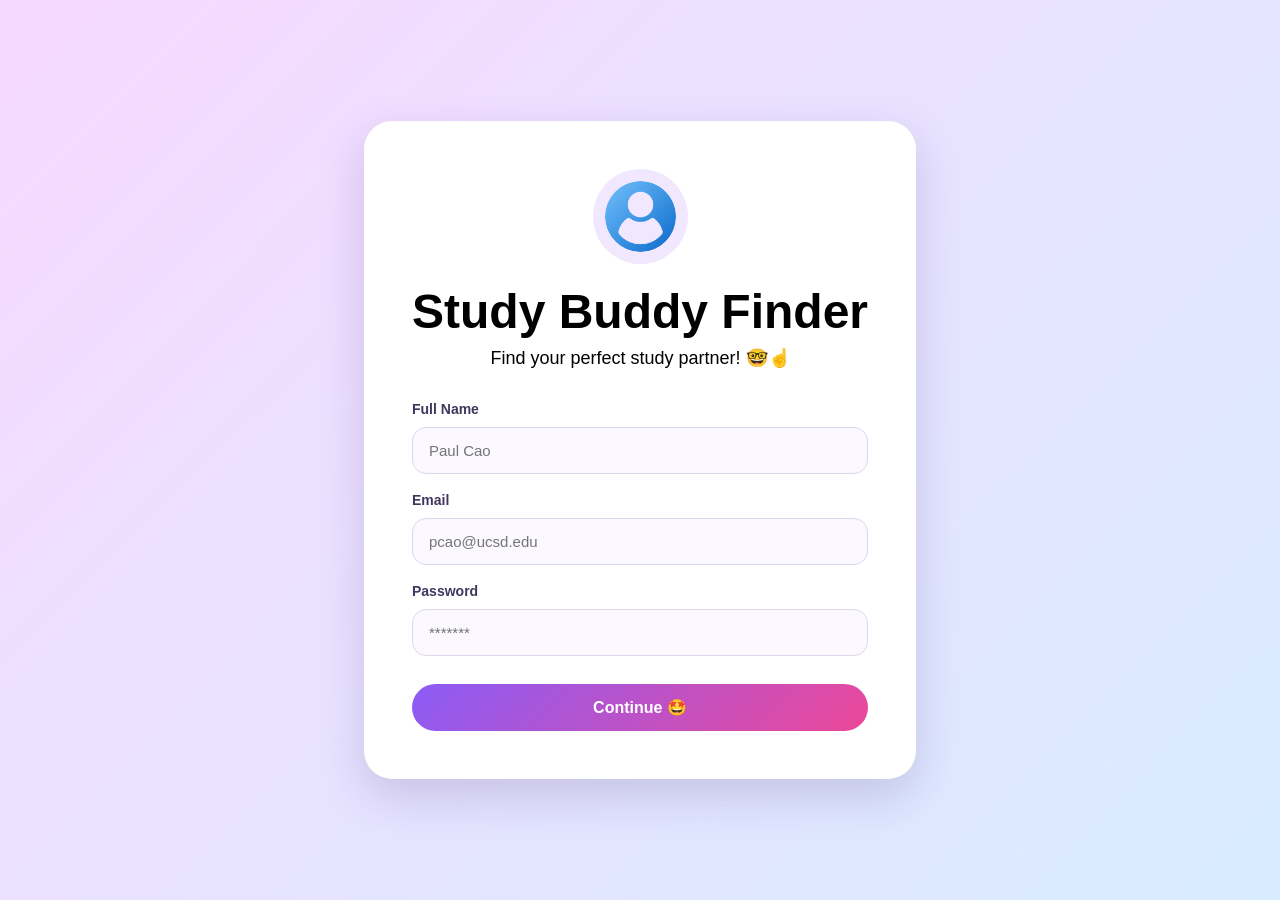
<file: index.html>
<!DOCTYPE html>
<html lang="en">
<head>
    <meta charset="UTF-8">
    <meta name="viewport" content="width=device-width, initial-scale=1.0">
    <title>Study Buddy Finder</title>
    <link rel="stylesheet" href="css/login.css" type="text/css" />
    <link rel="icon" href="" type="image/x-icon" />
    <script type="text/javascript" src="js/auth.js" defer></script>
</head>

<body>
    <main class="app-screen">
        <form class="login-card" method="post">
            <div class="logo">
                <img src="images/logo.png" alt="Avatar" class="avatar">
            </div>

            <h1>Study Buddy Finder</h1>
            <p class="tagline">Find your perfect study partner! 🤓☝️</p>

            <div class="container">
                <label for="name"><b>Full Name</b></label>
                <input
                    type="text"
                    id="name"
                    placeholder="Paul Cao"
                    name="name"
                    required
                >

                <label for="email"><b>Email</b></label>
                <input
                    type="email"
                    id="email"
                    placeholder="pcao@ucsd.edu"
                    name="email"
                    required
                >

                <label for="password"><b>Password</b></label>
                <input
                    type="password"
                    id="password"
                    placeholder="*******"
                    name="password"
                    required
                >

                <button type="submit">Continue 🤩</button>
            </div>
        </form>
    </main>
</body>
</html>
</file>
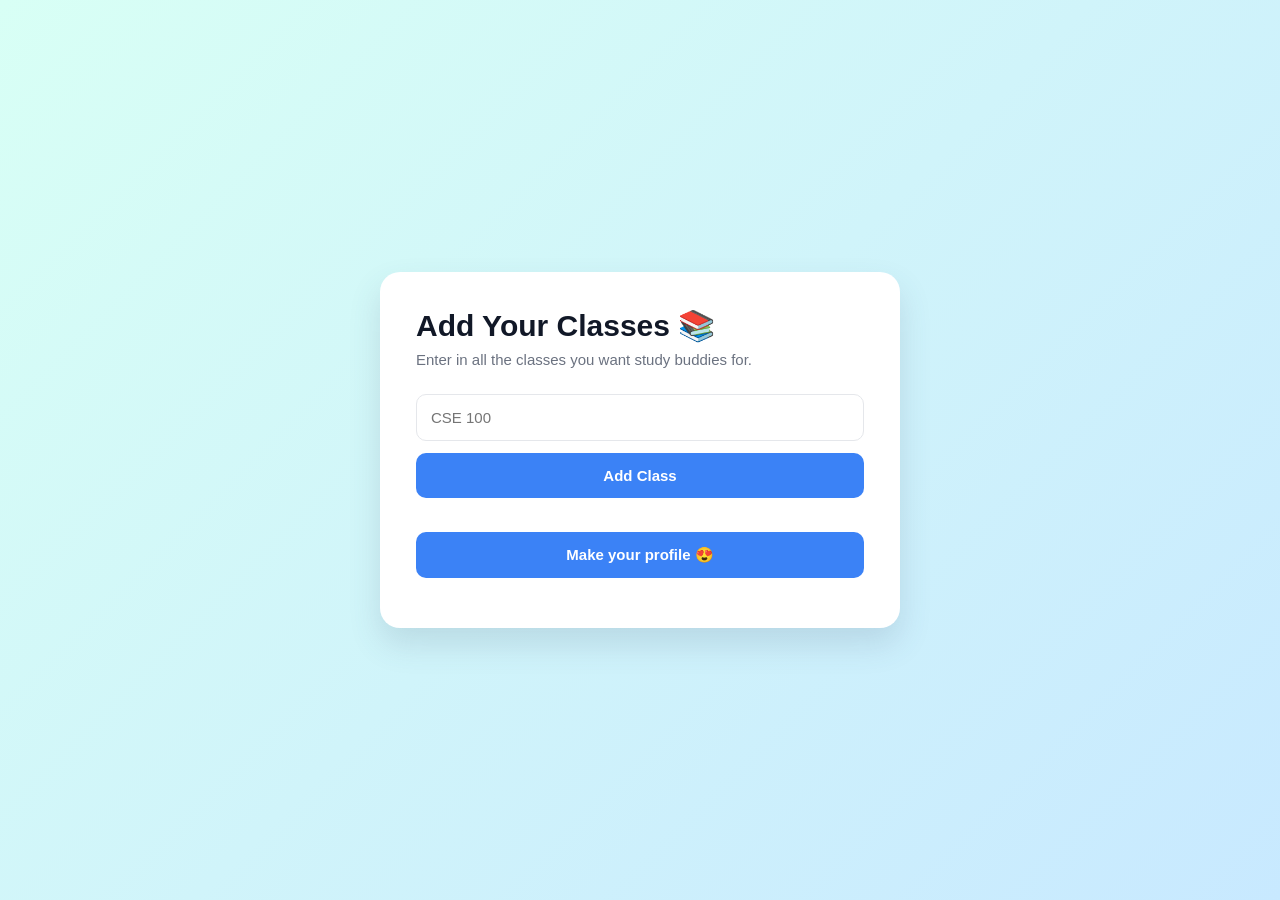
<file: pages/classes.html>
<!DOCTYPE html>
<html lang="en">
<head>
    <meta charset="UTF-8">
    <meta name="viewport" content="width=device-width, initial-scale=1.0">
    <title>Add Classes</title>
    <link rel="stylesheet" href="../css/classes.css">
    <script src="../js/classes.js" defer></script>
</head>

<body>
    <main class="app-screen">
        <section class="class-card">
            <h1>Add Your Classes 📚</h1>
            <p>Enter in all the classes you want study buddies for.</p>

            <input type="text" id="classInput" placeholder="CSE 100">

            <button id="addClassButton" type="button">Add Class</button>

            <ul id="classList"></ul>

            <button id="continueButton">Make your profile 😍</button>
        </section>
    </main>
</body>
</html>
</file>
<file: css/login.css>
* {
    box-sizing: border-box;
    margin: 0;
    padding: 0;
    font-family: Arial, Helvetica, sans-serif;
}

body {
    min-height: 100vh;
    display: flex;
    justify-content: center;
    align-items: center;
    background: linear-gradient(135deg, #f7d9ff, #d8ecff);
}

form {
    width: 100%;
    max-width: 650px;
    padding: 48px;
    border-radius: 28px;
    background-color: white;
    box-shadow: 0 18px 45px rgba(70, 46, 115, 0.18);
}

.logo {
    display: flex;
    justify-content: center;
    margin-bottom: 20px;
}

.avatar {
    width: 95px;
    height: 95px;
    border-radius: 50%;
    object-fit: cover;
    background-color: #f1e7ff;
    padding: 12px;
}

h1 {
    font-size: 48px;
    white-space: nowrap;
    text-align: center;
    margin-bottom: 8px;
}

.tagline {
    text-align: center;
    margin-bottom: 24px;
    font-size: 18px;
}

.container {
    display: flex;
    flex-direction: column;
    gap: 10px;
}

label {
    color: #40365f;
    font-size: 14px;
    margin-top: 8px;
}

input {
    width: 100%;
    padding: 14px 16px;
    border: 1px solid #ddd6ef;
    border-radius: 14px;
    font-size: 15px;
    outline: none;
    background-color: #fbf9ff;
}

input:focus {
    border-color: #9b6dff;
    box-shadow: 0 0 0 3px rgba(155, 109, 255, 0.15);
}

button {
    margin-top: 18px;
    padding: 14px;
    border: none;
    border-radius: 999px;
    background: linear-gradient(135deg, #8b5cf6, #ec4899);
    color: white;
    font-size: 16px;
    font-weight: bold;
    cursor: pointer;
    transition: transform 0.2s ease, box-shadow 0.2s ease;
}

button:hover {
    transform: translateY(-2px);
    box-shadow: 0 10px 22px rgba(139, 92, 246, 0.28);
}
</file>
<file: css/classes.css>
* {
    box-sizing: border-box;
    margin: 0;
    padding: 0;
    font-family: Arial, Helvetica, sans-serif;
}

body {
    min-height: 100vh;
    background: linear-gradient(135deg, #d8fff5, #c8e9ff);
}

.app-screen {
    width: 100%;
    min-height: 100vh;
    display: flex;
    justify-content: center;
    align-items: center;
    padding: 40px;
}

.class-card {
    width: 100%;
    max-width: 520px;
    padding: 36px;
    border-radius: 20px;
    background-color: white;
    box-shadow: 0 16px 32px rgba(68, 90, 120, 0.16);
}

h1 {
    font-size: 30px;
    color: #111827;
    margin-bottom: 8px;
}

p {
    color: #6b7280;
    font-size: 15px;
    margin-bottom: 26px;
}

input {
    width: 100%;
    padding: 14px;
    border: 1px solid #e5e7eb;
    border-radius: 10px;
    font-size: 15px;
    margin-bottom: 12px;
    outline: none;
}

input:focus {
    border-color: #3b82f6;
    box-shadow: 0 0 0 3px rgba(59, 130, 246, 0.16);
}

button {
    width: 100%;
    padding: 14px;
    border: none;
    border-radius: 10px;
    background-color: #3b82f6;
    color: white;
    font-size: 15px;
    font-weight: bold;
    cursor: pointer;
    margin-bottom: 14px;
}

button:hover {
    background-color: #2563eb;
}

#classList {
    list-style: none;
    margin: 10px 0 20px;
}

#classList li {
    background-color: #f0f7ff;
    color: #1f2937;
    padding: 12px 14px;
    border-radius: 10px;
    margin-bottom: 8px;
    font-size: 14px;
}
</file>
